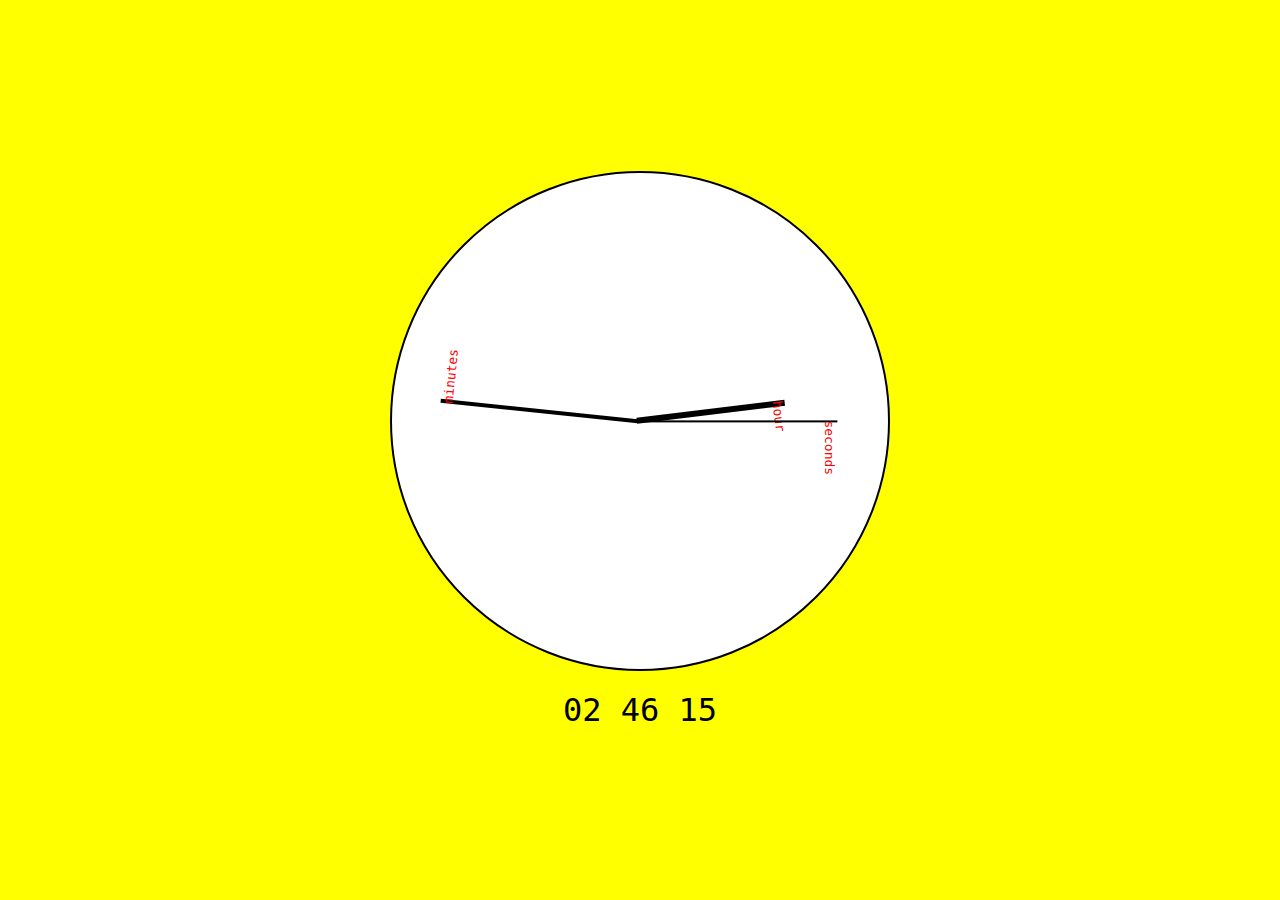
<file: clock/index.html>
<!DOCTYPE html>
<html lang="en">
  <head>
    <meta charset="UTF-8" />
    <meta http-equiv="X-UA-Compatible" content="IE=edge" />
    <meta name="viewport" content="width=device-width, initial-scale=1.0" />
    <title>Clock</title>
    <link rel="stylesheet" href="style.css" />
  </head>
  <body class="flexy">
    <div id="analog-clock">
      <div class="hand" id="hour">hour</div>
      <div class="hand" id="minute">minutes</div>
      <div class="hand" id="second">seconds</div>
    </div>
    <div class="digital-clock">
      <div id="hourDig">00</div>
      <span class="dig">:</span>
      <div id="minuteDig">00</div>
      <span class="dig">:</span>
      <div id="secondDig">00</div>
    </div>
    <script src="script.js"></script>
  </body>
</html>
</file>
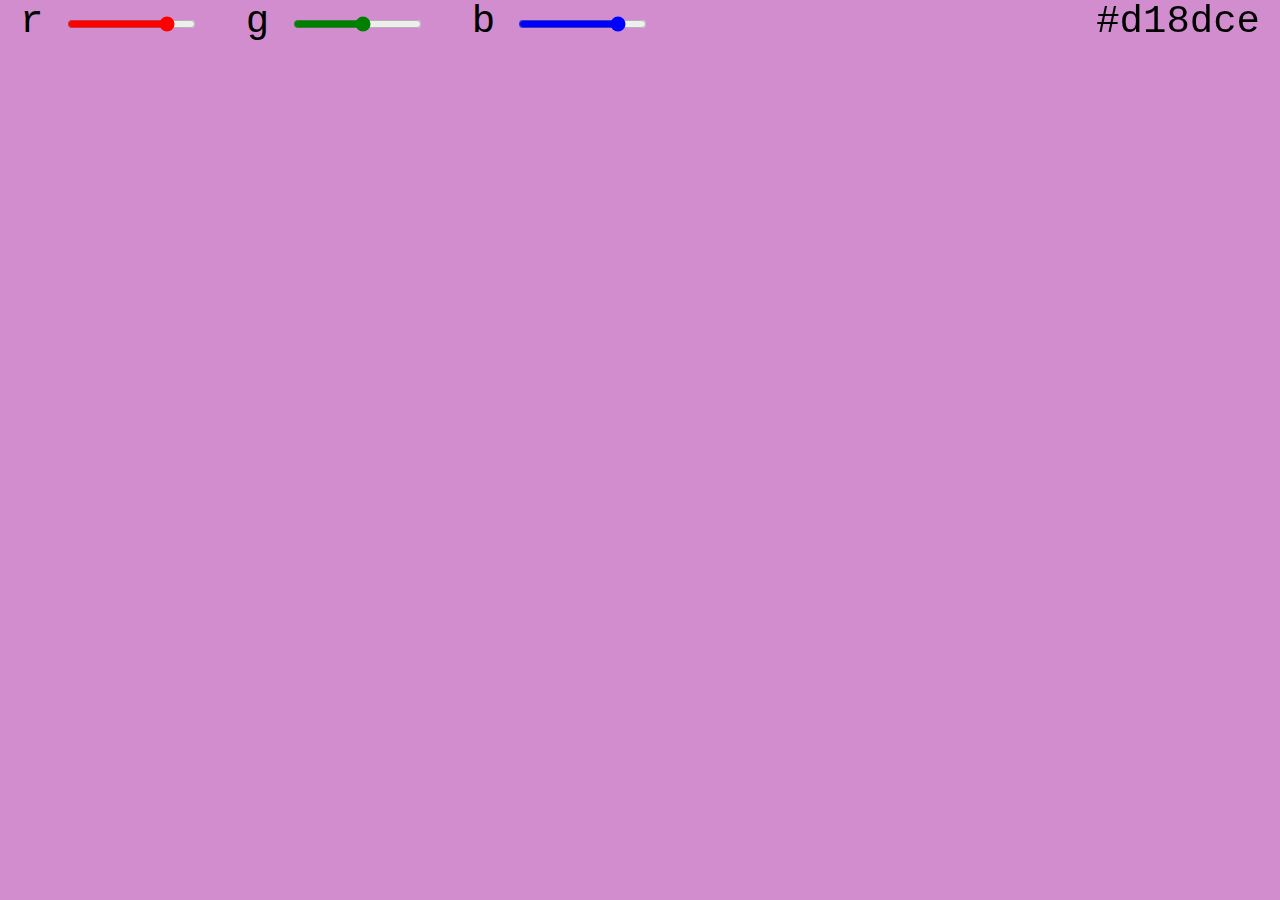
<file: color-mixer/index.html>
<!DOCTYPE html>
<html lang="en">
  <head>
    <meta charset="UTF-8" />
    <meta http-equiv="X-UA-Compatible" content="IE=edge" />
    <meta name="viewport" content="width=device-width, initial-scale=1.0" />
    <title>Color Mixer</title>
    <link rel="stylesheet" href="style.css" />
  </head>
  <body>
    <header>
      <section class="flexy-header">
        <div>
          <label for="red"> r </label>
          <input id="red" type="range" min="0" max="255" value="209" />
        </div>
        <div>
          <label for="green"> g </label>
          <input id="green" type="range" min="0" max="255" value="141" />
        </div>
        <div>
          <label for="blue"> b </label>
          <input id="blue" type="range" min="0" max="255" value="206" />
        </div>
        <span id="color-code">0</span>
      </section>
    </header>
    <main class="main-color"></main>
    <script src="script.js"></script>
  </body>
</html>
</file>
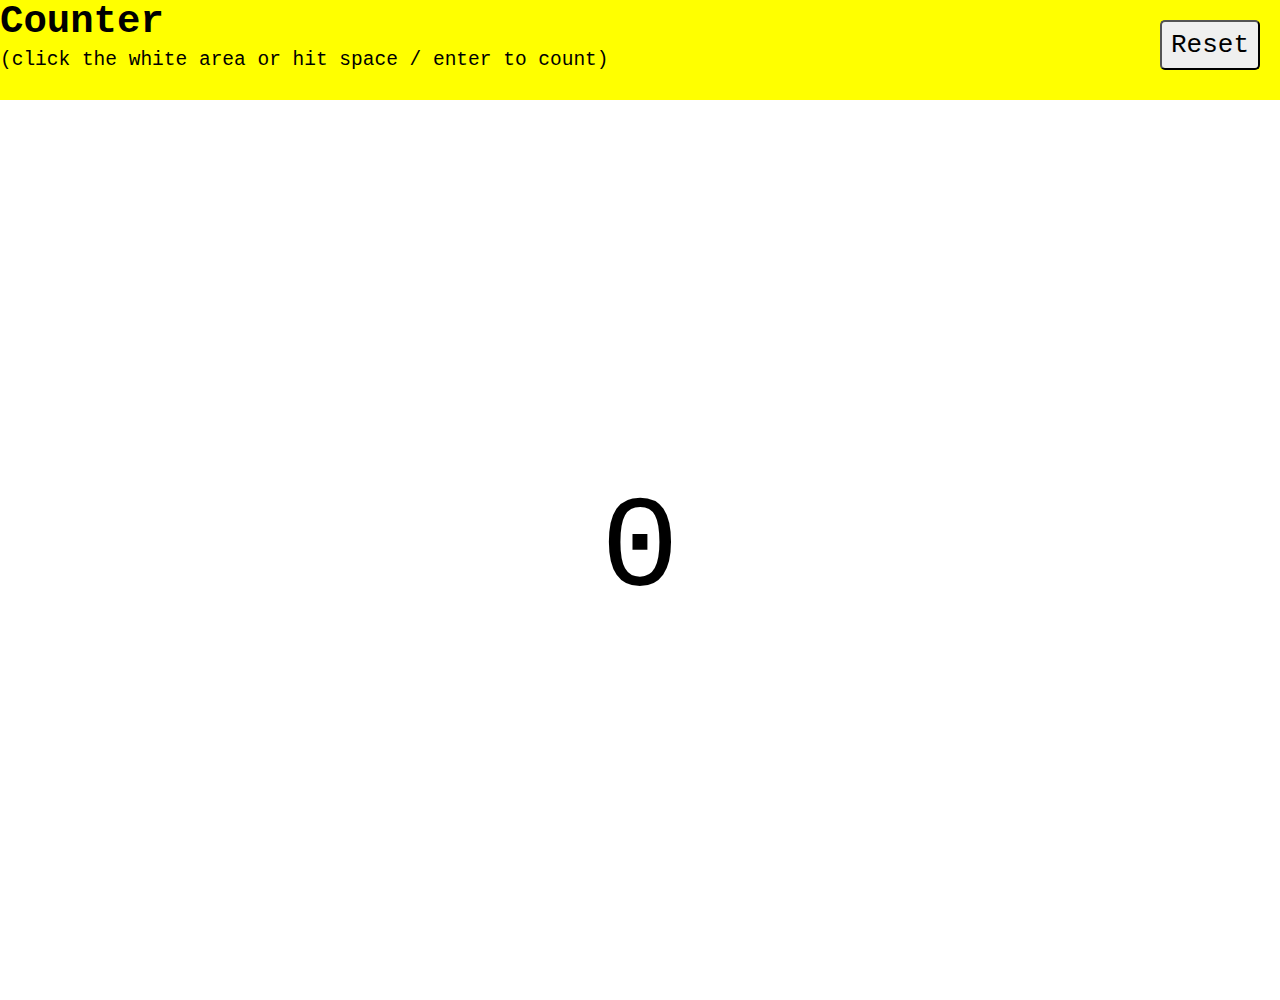
<file: counter/index.html>
<!DOCTYPE html>
<html lang="en">
  <head>
    <meta charset="UTF-8" />
    <meta http-equiv="X-UA-Compatible" content="IE=edge" />
    <meta name="viewport" content="width=device-width, initial-scale=1.0" />
    <title>Counter</title>
    <link rel="stylesheet" href="style.css" />
  </head>
  <body>
    <header class="header">
      <h1>Counter</h1>
      <p>(click the white area or hit space / enter to count)</p>
      <button id="reseted" type="reset">Reset</button>
    </header>
    <main class="flexy">
      <div id="counter">0</div>
    </main>
    <script src="script.js"></script>
  </body>
</html>
</file>
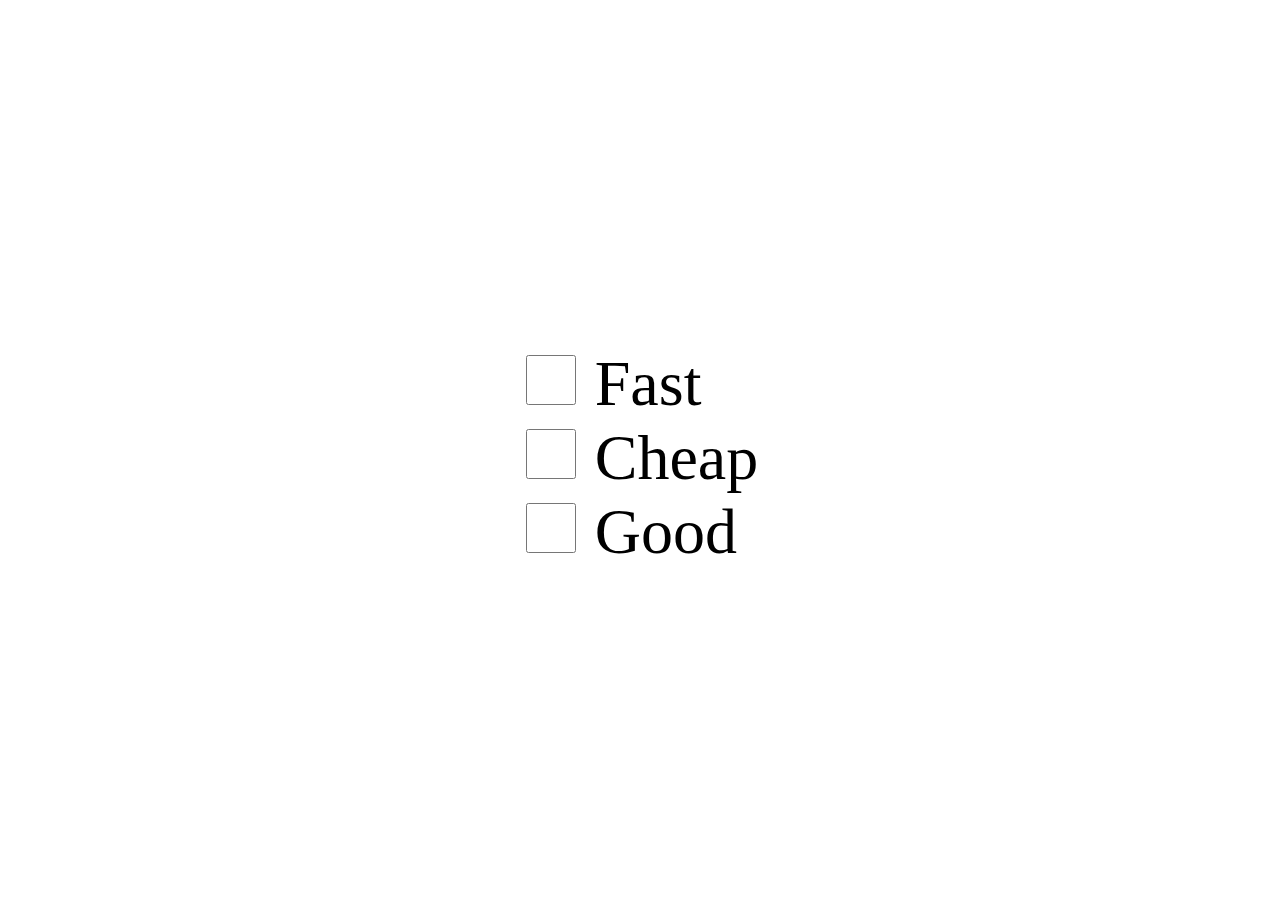
<file: fast-cheap-good/index.html>
<!DOCTYPE html>
<html lang="en">
  <head>
    <meta charset="UTF-8" />
    <meta http-equiv="X-UA-Compatible" content="IE=edge" />
    <meta name="viewport" content="width=device-width, initial-scale=1.0" />
    <title>Fast Cheap Good</title>
    <link rel="stylesheet" href="style.css" />
  </head>
  <body>
    <main class="flexy">
      <section class="gridy">
        <div>
          <input type="checkbox" id="fast" />
          <label for="fast"> Fast </label>
        </div>
        <div>
          <input type="checkbox" id="cheap" />
          <label for="cheap"> Cheap </label>
        </div>
        <div>
          <input type="checkbox" id="good" />
          <label for="good"> Good </label>
        </div>
      </section>
    </main>
    <script src="script.js"></script>
  </body>
</html>
</file>
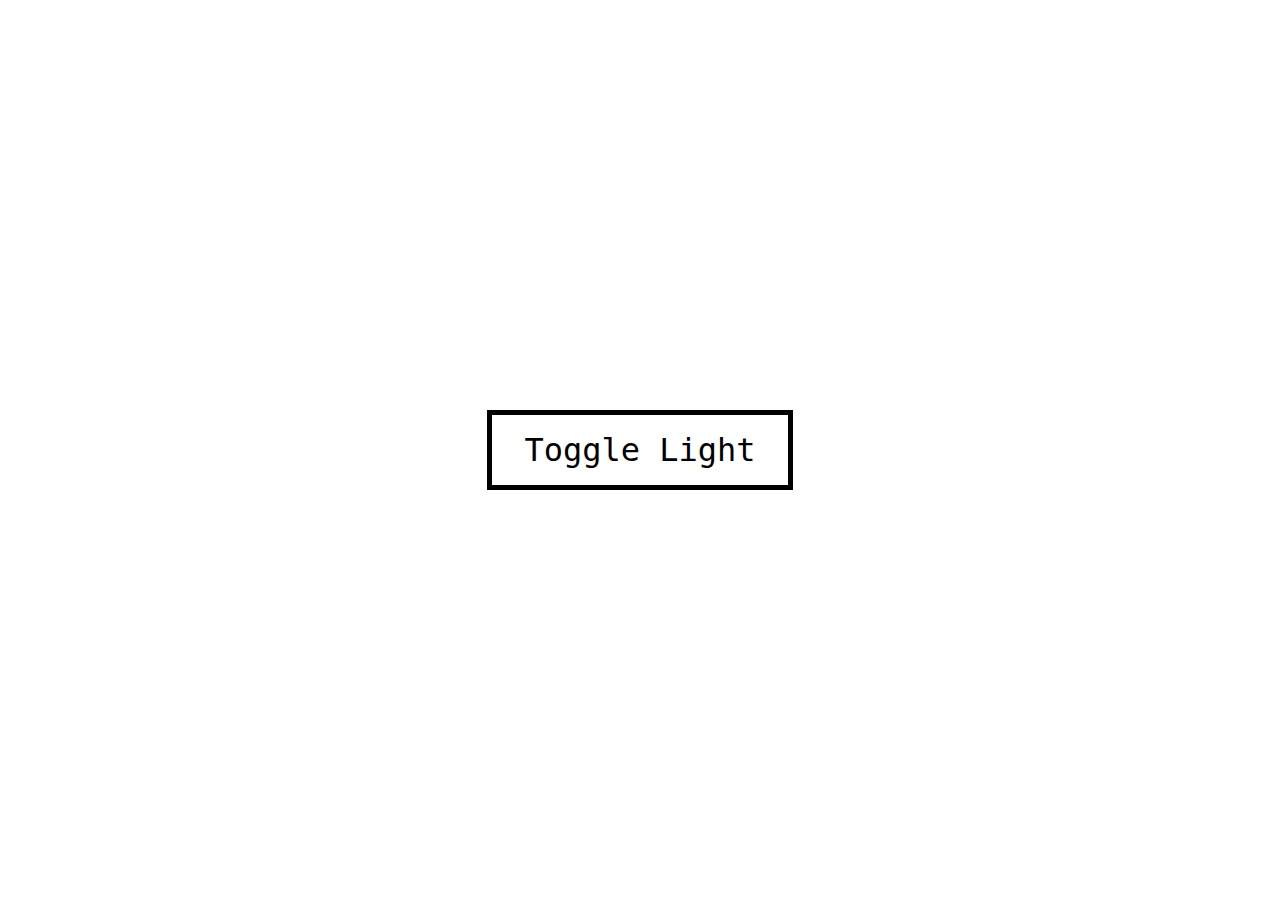
<file: light-switch/index.html>
<!DOCTYPE html>
<html lang="en">
  <head>
    <meta charset="UTF-8" />
    <meta http-equiv="X-UA-Compatible" content="IE=edge" />
    <meta name="viewport" content="width=device-width, initial-scale=1.0" />
    <title>light-switch</title>
    <link rel="stylesheet" href="style.css" />
  </head>
  <body id="bod" class="flexy body-light body-dark">
    <button id="but" class="button-light button-dark">Toggle Light</button>
    <script src="script.js"></script>
  </body>
</html>
</file>
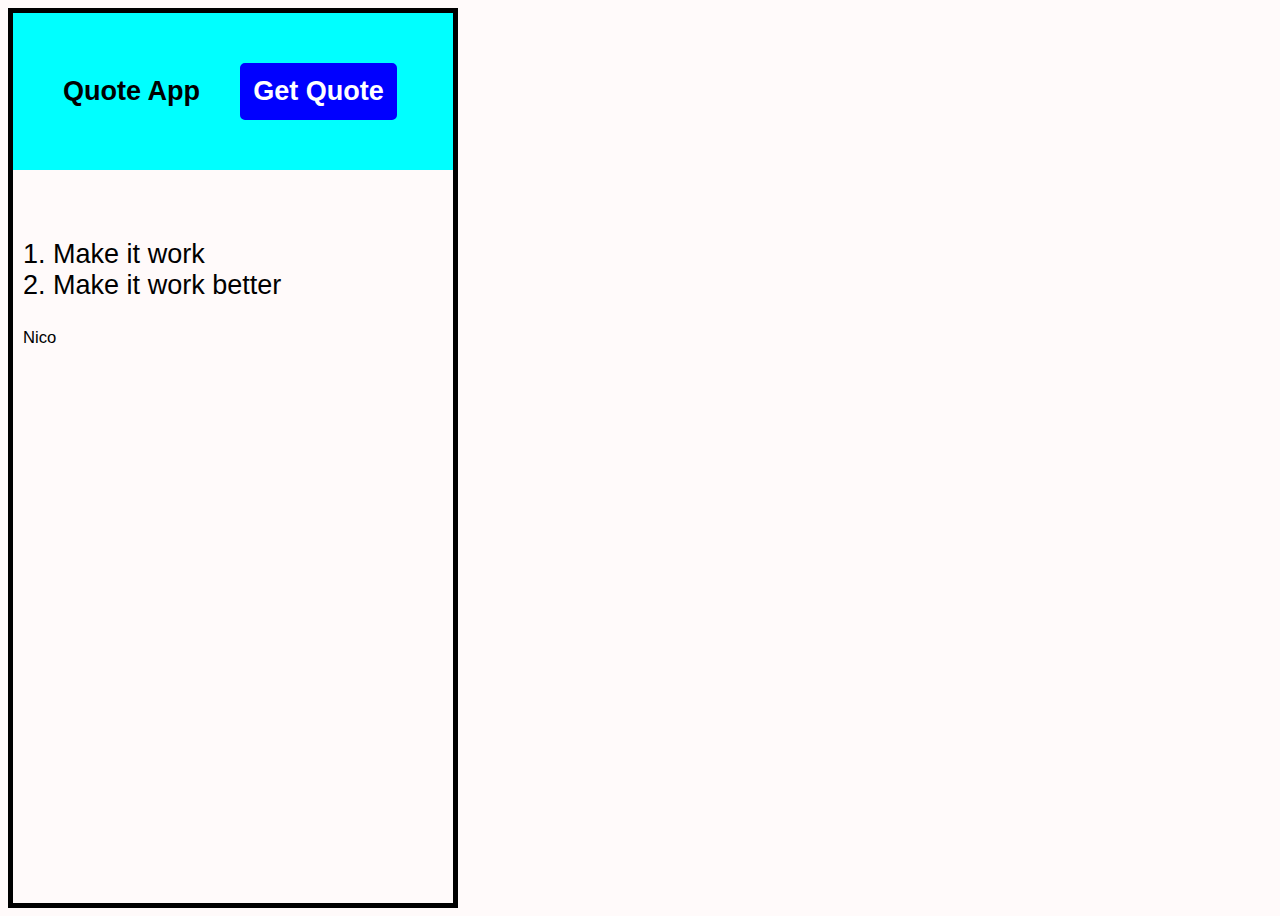
<file: quote-app/index.html>
<!DOCTYPE html>
<html lang="en">
  <head>
    <meta charset="UTF-8" />
    <meta http-equiv="X-UA-Compatible" content="IE=edge" />
    <meta name="viewport" content="width=device-width, initial-scale=1.0" />
    <title>quote-app</title>
    <link rel="stylesheet" href="style.css" />
  </head>
  <body class="flexy">
    <header class="flexy-header">
      <div class="title">Quote App</div>
      <button id="button">Get Quote</button>
    </header>
    <main>
      <section class="flexy-list">
        <ol id="ol-list">
          <li>Make it work</li>
          <li>Make it work better</li>
        </ol>
        <div class="author">Nico</div>
      </section>
    </main>
    <script src="script.js"></script>
  </body>
</html>
</file>
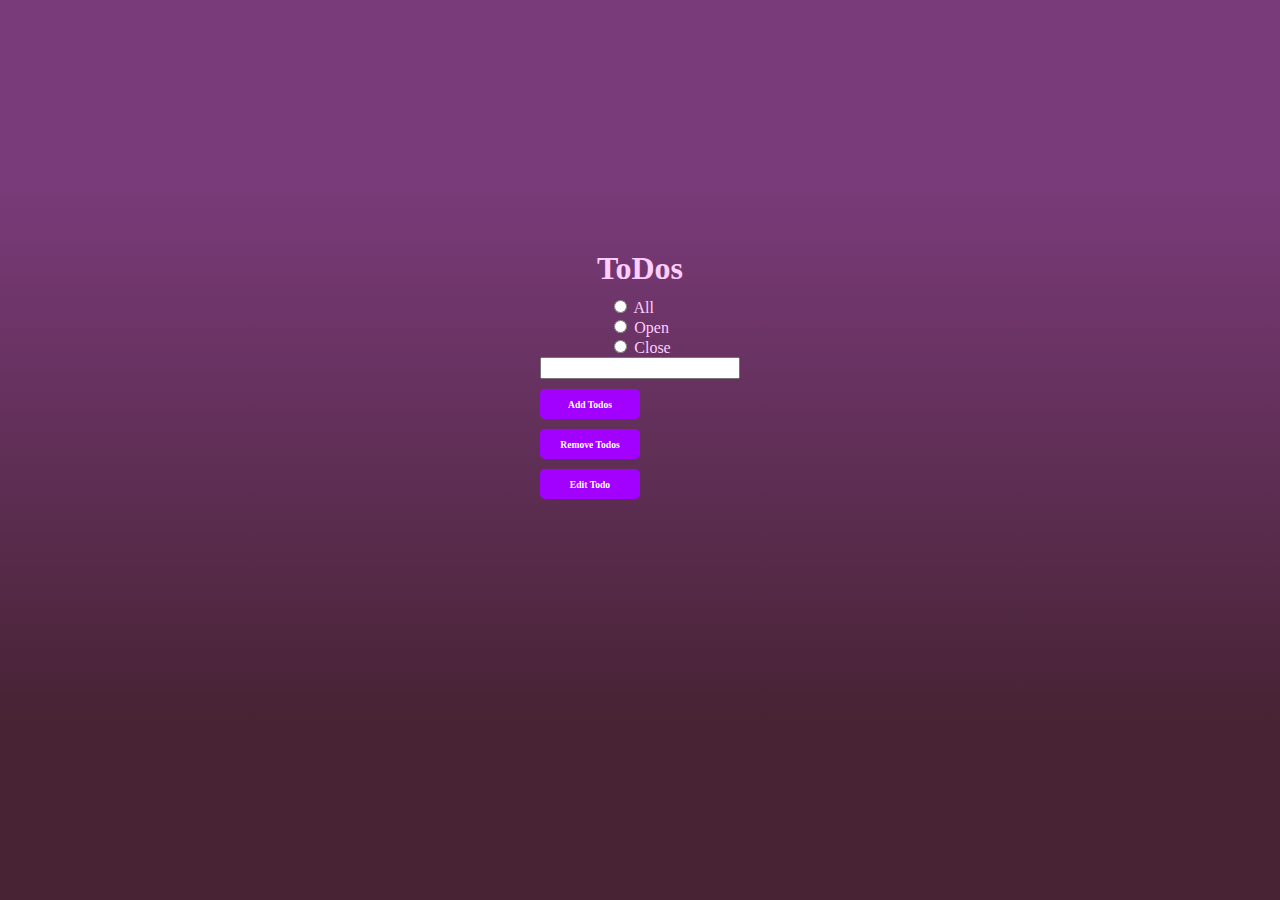
<file: todo-api/index.html>
<!DOCTYPE html>
<html lang="en">
  <head>
    <meta charset="UTF-8" />
    <meta http-equiv="X-UA-Compatible" content="IE=edge" />
    <meta name="viewport" content="width=device-width, initial-scale=1.0" />
    <title>toDo-app</title>
    <link rel="stylesheet" href="style.css" />
  </head>
  <body class="flexy">
    <header class="header">ToDos</header>
    <section class="flexy- filter">
      <div>
        <input type="radio" name="radio" id="all" />
        <label for="all">All</label>
      </div>
      <div>
        <input type="radio" name="radio" id="open" />
        <label for="open">Open</label>
      </div>
      <div>
        <input type="radio" name="radio" id="close" />
        <label for="close">Close</label>
      </div>
    </section>
    <section class="flexy-todos">
      <input id="todo-input" type="text" />
      <button id="add-btn">Add Todos</button>
      <button id="remove-btn">Remove Todos</button>
      <button id="edit-btn">Edit Todo</button>
      <ul id="todo-ul-list"></ul>
    </section>

    <script src="script.js"></script>
  </body>
</html>
</file>
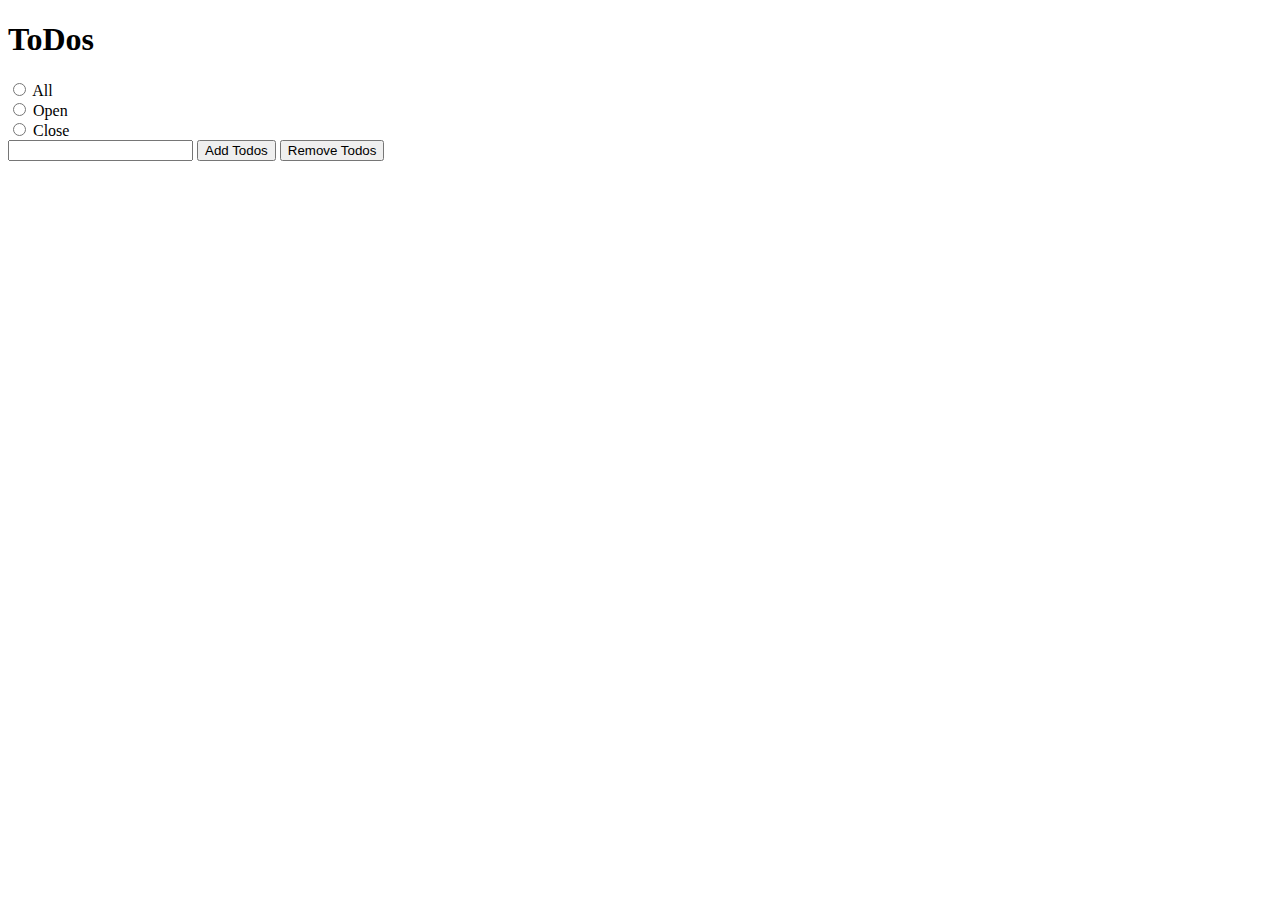
<file: toDo-App/index.html>
<!DOCTYPE html>
<html lang="en">
  <head>
    <meta charset="UTF-8" />
    <meta http-equiv="X-UA-Compatible" content="IE=edge" />
    <meta name="viewport" content="width=device-width, initial-scale=1.0" />
    <title>toDo-app</title>
    <link rel="stylesheet" href="style.css" />
  </head>
  <body class="flexy">
    <section>
      <h1>ToDos</h1>
      <div>
        <input type="radio" name="radio" id="all" />
        <label for="all">All</label>
      </div>
      <div>
        <input type="radio" name="radio" id="open" />
        <label for="open">Open</label>
      </div>
      <div>
        <input type="radio" name="radio" id="close" />
        <label for="close">Close</label>
      </div>
    </section>
    <section>
      <input id="todo-input" type="text" />
      <button id="add-btn">Add Todos</button>
      <button id="remove-btn">Remove Todos</button>
      <ul id="todo-ul-list"></ul>
    </section>

    <script src="script.js"></script>
  </body>
</html>
</file>
<file: clock/style.css>
:root {
  --body-background: snow;
}

*,
*::before,
*::after {
  box-sizing: border-box;
  _border: 5px solid rgb(165, 58, 58);
}

input,
select,
button {
  font-family: inherit;
}

body {
  background-color: yellow;
  _transition: background-color 500ms linear;
}
.flexy {
  width: 100%;
  height: 100vh;
  margin: auto;
  display: flex;
  flex-direction: column;
  justify-content: center;
  align-items: center;
}

#analog-clock {
  width: 500px;
  height: 500px;
  font-family: monospace;
  background-color: white;
  border: 2px solid black;
  border-radius: 50%;
  display: flex;
  align-items: flex-start;
  justify-content: center;
  position: relative;
}
.hand {
  color: red;
  height: 40%;
  width: 2px;
  background-color: black;
  border: 0solid black;
  position: absolute;
  translate: -50%;
  bottom: 50%;
  transform-origin: center bottom;
}

.digital-clock {
  font-size: 2rem;
  color: black;
  font-family: monospace;
  display: flex;
  flex-direction: row;
  padding-top: 20px;
  background-color: transparent;
  border: transparent;
}

.hidden {
  visibility: hidden;
}

#minute {
  width: 4px;
}
#hour {
  width: 6px;
  height: 30%;
}
</file>
<file: color-mixer/style.css>
:root {
  --body-background: snow;
}

*,
*::before,
*::after {
  box-sizing: border-box;
  _border: 0.5px solid rgb(165, 58, 58);
  font-family: monospace;
  margin: 0px;
}

input,
select,
button {
  font-family: inherit;
}

body {
  background-color: rgb(141, 81, 138);
  _background-image: linear-gradient(rgb(122, 59, 59) 20%, rgb(65, 71, 35) 80%);
  /* _background-image: linear-gradient(
    transparent 0%,
    rgb(59, 122, 59) 20%,
    rgb(13, 12, 14) 100%
  ); */
}

.main-color {
  padding-top: 50px;

  width: 100%;
  height: 100vh;
  _border: 10px solid black;
}
.flexy-header {
  position: absolute;
  left: 20px;
  width: 100%;
  height: 50px;
  display: flex;
  flex-direction: row;
  gap: 50px;
  justify-content: left;
  align-items: baseline;
}
label {
  font-size: 3rem;
}
#red {
  accent-color: red;
}
#green {
  accent-color: green;
}
#blue {
  accent-color: blue;
}
#color-code {
  position: fixed;
  right: 20px;
  font-size: 3rem;
}
</file>
<file: counter/style.css>
:root {
  --body-background: snow;
}

*,
*::before,
*::after {
  box-sizing: border-box;
  _border: 5px solid rgb(165, 58, 58);
  font-family: monospace;
  margin: 0;
}

input,
select,
button {
  font-family: inherit;
  width: 50px;
  height: 50px;
}
.flexy {
  width: 100%;
  height: 100vh;
  margin: auto;
  display: flex;
  justify-content: center;
  align-items: center;
  background-image: linear-gradient(yellow, yellow);
  background-size: var(--counter, 0%) 100%;
  background-repeat: no-repeat;
  transition: 0.25s background-size ease-in-out;
}

.header {
  position: relative;
  background-color: yellow;
  margin-top: 0px;
  width: 100%;
  height: 100px;
  font-size: 1.5rem;
}
h1 {
  position: inherit;
  font-size: 3rem;
  padding-bottom: 5px;
}
#reseted {
  position: absolute;
  top: 20px;
  right: 20px;
  height: 50px;
  width: 100px;
  font-size: 2rem;
  border-radius: 5px;
}
#counter {
  font-size: 10rem;
}
</file>
<file: fast-cheap-good/style.css>
:root {
  --body-background: snow;
}

*,
*::before,
*::after {
  box-sizing: border-box;
  _border: 5px solid rgb(165, 58, 58);
  font-size: 2rem;
}

input,
select,
button {
  font-family: inherit;
  width: 50px;
  height: 50px;
}
.flexy {
  width: 100%;
  height: 100vh;
  margin: auto;
  display: flex;
  justify-content: center;
  align-items: center;
  _row-gap: 3rem;
}
</file>
<file: light-switch/style.css>
:root {
  --body-background: snow;
}

*,
*::before,
*::after {
  box-sizing: border-box;
  _border: 5px solid rgb(165, 58, 58);
}

input,
select,
button {
  font-family: inherit;
}

.flexy {
  width: 100%;
  height: 100vh;
  margin: auto;
  display: flex;
  justify-content: center;
  align-items: center;
}
.body-dark {
  background-color: rgb(52, 52, 52);
  transition: background-color 500ms linear;
}
.body-light {
  background-color: white;
}
.button-dark {
  font-size: 2rem;
  color: white;
  font-family: monospace;
  -webkit-appearance: none;
  background-color: rgb(52, 52, 52);
  border: 5px solid white;
  margin: 10px;
  padding: 16px 32px;
  box-shadow: 0px 0px 10px 10px yellow;
}
.button-light {
  font-size: 2rem;
  color: black;
  font-family: monospace;
  -webkit-appearance: none;
  background-color: white;
  border: 5px solid black;
  margin: 10px;
  padding: 16px 32px;
  box-shadow: 0px 0px 0px 0px white;
}
</file>
<file: quote-app/style.css>
*,
*::before,
*::after {
  box-sizing: border-box;
  font-size: 1.3rem;
  _border: 5px solid rgb(165, 58, 58);
}

input,
select,
button {
  font-family: inherit;
}

body {
  background-color: snow;

  font-family: "Montserrat", sans-serif;
}

.flexy:hover {
  transform: scale(1.5);
}
.flexy {
  width: 450px;
  height: 100vh;
  display: flex;
  flex-direction: column;
  -justify-content: center;
  -align-items: center;
  border: 5px solid black;
  transform-origin: 0 0 0;
}

.flexy-header {
  display: flex;
  flex-direction: row;
  align-items: center;
  background-color: aqua;
  gap: 40px;
  padding: 50px;
  font-weight: bold;
}
#button {
  padding: 10px;
  color: white;
  font-weight: bold;
  background-color: blue;
  border-radius: 5px;
  border: solid blue;
}
.flexy-list {
  font-size: 2rem;
  display: flex;
  flex-direction: column;
  align-items: flex-start;
  margin-top: 2rem;
}
.author,
span {
  font-size: 0.8rem;
  padding-left: 10px;
  margin-top: 0px;
}
</file>
<file: todo-api/style.css>
*,
*::before,
*::after {
  box-sizing: border-box;
  _border: 5px solid rgb(165, 58, 58);
}

input,
select,
button {
  font-family: inherit;
}
body {
  background-image: linear-gradient(rgb(122, 59, 122) 20%, rgb(71, 35, 52) 80%);
  color: rgb(255, 205, 255);
}
main {
  border: 5px solid rgb(56, 50, 50);
  background-color: rgb(168, 135, 163);
}
.header {
  font-size: 2rem;
  font-weight: bold;
  padding-bottom: 10px;
  padding-left: 0px;
}
.flexy {
  width: 100%;
  height: 100vh;
  margin: auto;
  padding: 250px;
  display: flex;
  flex-direction: column;
  justify-content: center;
  align-items: center;
}

.flexy-filter {
  display: flex;
  flex-direction: row;
  row-gap: 10px;
}
.flexy-todos {
  width: 200px;
  height: 100vh;
  display: flex;
  flex-direction: column;
  row-gap: 10px;
}
#add-btn,
#remove-btn,
#edit-btn {
  height: 30px;
  width: 100px;
  font-size: 0.6rem;
  color: white;
  font-weight: bold;
  background-color: rgb(162, 0, 255);
  border-radius: 5px;
  border: solid rgb(162, 0, 255);
}
</file>
<file: toDo-App/style.css>
/*
*,
*::before,
*::after {
  box-sizing: border-box;
  _border: 5px solid rgb(165, 58, 58);
}

input,
select,
button {
  font-family: inherit;
}

.flexy {
  width: 100%;
  height: 100vh;
  margin: auto;
  display: flex;
  flex-direction: column;
  justify-content: center;
  align-items: center;
} */
</file>
